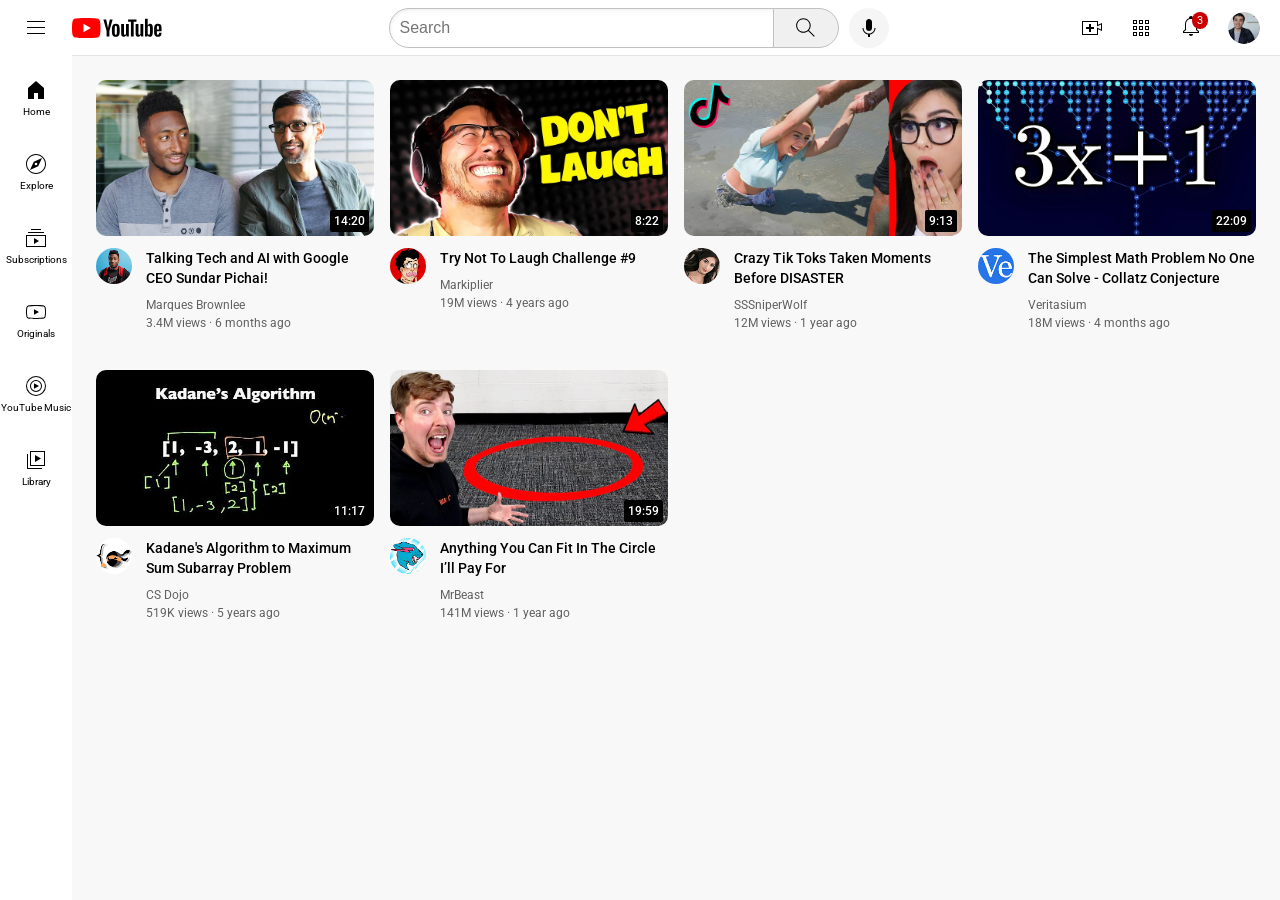
<file: index.html>
<!DOCTYPE html>
<html>
  <head>
    <title>YouTube.com Clone</title>

    <link rel="preconnect" href="https://fonts.googleapis.com">
    <link rel="preconnect" href="https://fonts.gstatic.com" crossorigin>
    <link href="https://fonts.googleapis.com/css2?family=Roboto:wght@400;500;700&display=swap" rel="stylesheet">

    <link rel="stylesheet" href="styles/general.css">
    <link rel="stylesheet" href="styles/header.css">
    <link rel="stylesheet" href="styles/video.css">
    <link rel="stylesheet" href="styles/sidebar.css">
  </head>
  <body>
    <header class="header">
      <div class="left-section">
        <img class="hamburger-menu" src="icons/hamburger-menu.svg">
        <img class="youtube-logo" src="icons/youtube-logo.svg">
      </div>
      <div class="middle-section">
        <input class="search-bar" type="text" placeholder="Search">
        <button class="search-button">
          <img class="search-icon" src="icons/search.svg">
          <div class="tooltip">Search</div>
        </button>
        <!-- Put position absolute inside position relative -->
        <button class="voice-search-button">
          <img class="voice-search-icon" src="icons/voice-search-icon.svg">
          <div class="tooltip">Search with your voice</div>
        </button>
      </div>
      <div class="right-section">
        <div class="upload-icon-container">
          <img class="upload-icon" src="icons/upload.svg">
          <div class="tooltip">Create</div>
        </div>
        <img class="youtube-apps-icon" src="icons/youtube-apps.svg">
        <div class="notifications-icon-container">
          <img class="notifications-icon" src="icons/notifications.svg">
          <div class="notifications-count">3</div>
        </div>
        <img class="current-user-picture" src="thumbnails/my-channel.jpeg">
      </div>
    </header>

    <nav class="sidebar">
      <div class="sidebar-link">
        <img src="icons/home.svg">
        <div>Home</div>
      </div>
      <div class="sidebar-link">
        <img src="icons/explore.svg">
        <div>Explore</div>
      </div>
      <div class="sidebar-link">
        <img src="icons/subscriptions.svg">
        <div>Subscriptions</div>
      </div>
      <div class="sidebar-link">
        <img src="icons/originals.svg">
        <div>Originals</div>
      </div>
      <div class="sidebar-link">
        <img src="icons/youtube-music.svg">
        <div>YouTube Music</div>
      </div>
      <div class="sidebar-link">
        <img src="icons/library.svg">
        <div>Library</div>
      </div>
    </nav>

    <main>
      <section class="video-grid">
        <div class="video-preview">
          <div class="thumbnail-row">
            <a href="https://www.youtube.com/watch?v=n2RNcPRtAiY">
            <img class="thumbnail" src="thumbnails/thumbnail-1.webp">
            </a>
            <div class="video-time">14:20</div>
          </div>
          <div class="video-info-grid">
            <div class="channel-picture">
              <img class="profile-picture" src="thumbnails/channel-1.jpeg">
            </div>
            <div class="video-info">
              <p class="video-title">
                Talking Tech and AI with Google CEO Sundar Pichai!
              </p>
              <p class="video-author">
                Marques Brownlee
              </p>
              <p class="video-stats">
                3.4M views &#183; 6 months ago
              </p>
            </div>
            
          </div>
        </div>

        <div class="video-preview">
          <div class="thumbnail-row">
            <img class="thumbnail" src="thumbnails/thumbnail-2.webp">
            <div class="video-time">8:22</div>
          </div>
          <div class="video-info-grid">
            <div class="channel-picture">
              <img class="profile-picture" src="thumbnails/channel-2.jpeg">
            </div>
            <div class="video-info">
              <p class="video-title">
                Try Not To Laugh Challenge #9
              </p>
              <p class="video-author">
                Markiplier
              </p>
              <p class="video-stats">
                19M views &#183; 4 years ago
              </p>
            </div>
          </div>
        </div>

        <div class="video-preview">
          <div class="thumbnail-row">
            <img class="thumbnail" src="thumbnails/thumbnail-3.webp">
            <div class="video-time">9:13</div>
          </div>
          <div class="video-info-grid">
            <div class="channel-picture">
              <img class="profile-picture" src="thumbnails/channel-3.jpeg">
            </div>
            <div class="video-info">
              <p class="video-title">
                Crazy Tik Toks Taken Moments Before DISASTER
              </p>
              <p class="video-author">
                SSSniperWolf
              </p>
              <p class="video-stats">
                12M views &#183; 1 year ago
              </p>
            </div>
          </div>
        </div>

        <div class="video-preview">
          <div class="thumbnail-row">
            <img class="thumbnail" src="thumbnails/thumbnail-4.webp">
            <div class="video-time">22:09</div>
          </div>
          <div class="video-info-grid">
            <div class="channel-picture">
              <img class="profile-picture" src="thumbnails/channel-4.jpeg">
            </div>
            <div class="video-info">
              <p class="video-title">
                The Simplest Math Problem No One Can Solve - Collatz Conjecture
              </p>
              <p class="video-author">
                Veritasium
              </p>
              <p class="video-stats">
                18M views &#183; 4 months ago
              </p>
            </div>
          </div>
        </div>

        <div class="video-preview">
          <div class="thumbnail-row">
            <img class="thumbnail" src="thumbnails/thumbnail-5.webp">
            <div class="video-time">11:17</div>
          </div>
          <div class="video-info-grid">
            <div class="channel-picture">
              <img class="profile-picture" src="thumbnails/channel-5.jpeg">
            </div>
            <div class="video-info">
              <p class="video-title">
                Kadane's Algorithm to Maximum Sum Subarray Problem
              </p>
              <p class="video-author">
                CS Dojo
              </p>
              <p class="video-stats">
                519K views &#183; 5 years ago
              </p>
            </div>
          </div>
        </div>

        <div class="video-preview">
          <div class="thumbnail-row">
            <img class="thumbnail" src="thumbnails/thumbnail-6.webp">
            <div class="video-time">19:59</div>
          </div>
          <div class="video-info-grid">
            <div class="channel-picture">
              <img class="profile-picture" src="thumbnails/channel-6.jpeg">
            </div>
            <div class="video-info">
              <p class="video-title">
                Anything You Can Fit In The Circle I’ll Pay For
              </p>
              <p class="video-author">
                MrBeast
              </p>
              <p class="video-stats">
                141M views &#183; 1 year ago
              </p>
            </div>
          </div>
        </div>
      </section>
    </main>
  </body>
</html>
</file>
<file: styles/general.css>
p {
  margin-top: 0;
  margin-bottom: 0;
}

body {
  /* This style below will be inherited */
  font-family: Roboto, Arial;
  margin: 0;
  padding-top: 80px;
  padding-left: 96px;
  padding-right: 24px;
  background-color: rgb(248, 248, 248);
}
</file>
<file: styles/header.css>
header {
  height: 55px;

  display: flex;
  flex-direction: row;
  justify-content: space-between;

  position: fixed;
  top: 0;
  left: 0;
  right: 0;
  z-index: 100;

  background-color: white;
  border-bottom-width: 1px;
  border-bottom-style: solid;
  border-bottom-color: rgb(228, 228, 228);
}

.left-section {
  display: flex;
  align-items: center;
}

.hamburger-menu {
  height: 24px;
  margin-left: 24px;
  margin-right: 24px;
}

.youtube-logo {
  height: 20px;
}

.middle-section {
  flex: 1;
  margin-left: 70px;
  margin-right: 35px;
  max-width: 500px;
  display: flex;
  align-items: center;
}

.search-bar {
  flex: 1;
  height: 36px;
  padding-left: 10px;
  font-size: 16px;
  border: 1px solid rgb(192, 192, 192);
  border-top-left-radius: 20px;
  border-bottom-left-radius: 20px;
  box-shadow: inset 1px 2px 3px rgba(0, 0, 0, 0.05);
  width: 0;
}

.search-bar::placeholder {
  font-size: 16px;
}

.search-button {
  height: 40px;
  width: 66px;
  background-color: rgb(240, 240, 240);
  border-width: 1px;
  border-style: solid;
  border-color: rgb(192, 192, 192);
  margin-left: -1px;
  margin-right: 10px;
  border-top-right-radius: 20px;
  border-bottom-right-radius: 20px;
}

.search-button,
.voice-search-button,
.upload-icon-container {
  display: flex;
  justify-content: center;
  align-items: center;
  position: relative;
}

.search-button .tooltip,
.voice-search-button .tooltip,
.upload-icon-container .tooltip {
  position: absolute;
  background-color: gray;
  color: white;
  padding-top: 4px;
  padding-bottom: 4px;
  padding-left: 8px;
  padding-right: 8px;
  border-radius: 2px;
  font-size: 12px;
  bottom: -30px;
  opacity: 0;
  transition: opacity 0.15s;
  pointer-events: none;
  white-space: nowrap;
}

.search-button:hover .tooltip,
.voice-search-button:hover .tooltip,
.upload-icon-container:hover .tooltip {
  opacity: 1;
}

.search-icon {
  height: 25px;
}

.voice-search-button {
  height: 40px;
  width: 40px;
  border-radius: 20px;
  border: none;
  background-color: rgb(245, 245, 245);
}

.voice-search-icon {
  height: 24px;
}

.right-section {
  width: 180px;
  margin-right: 20px;
  display: flex;
  align-items: center;
  justify-content: space-between;
  flex-shrink: 0;
}

.upload-icon {
  height: 24px;
}

.youtube-apps-icon {
  height: 24px;
}

.notifications-icon {
  height: 24px;
}

.notifications-icon-container {
  position: relative;
}

.notifications-count {
  position: absolute;
  top: -2px;
  right: -5px;
  background-color: rgb(200, 0, 0);
  color: white;
  font-size: 11px;
  padding-left: 5px;
  padding-right: 5px;
  padding-top: 2px;
  padding-bottom: 2px;
  border-radius: 10px;
}

.current-user-picture {
  height: 32px;
  border-radius: 16px;
}
</file>
<file: styles/video.css>
.thumbnail {
  width: 100%;
  border-radius: 10px;
}

.video-title {
  margin-top: 0;
  font-size: 14px;
  font-weight: 500;
  line-height: 20px;
  margin-bottom: 10px;
}

.video-info-grid {
  display: grid;
  grid-template-columns: 50px 1fr ;
}

.profile-picture {
  width: 36px;
  border-radius: 50px;
}

.thumbnail-row {
  margin-bottom: 8px;
  position: relative;
}

.video-author,
.video-stats {
  font-size: 12px;
  color: rgb(96, 96, 96);
}

.video-author {
  margin-bottom: 4px;
}

.video-grid {
  display: grid;
  grid-template-columns: 1fr 1fr 1fr;
  column-gap: 16px;
  row-gap: 40px;
}

@media (max-width: 750px) {
  .video-grid {
    grid-template-columns: 1fr 1fr;
  }
}

@media (min-width: 751px) and (max-width: 999px) {
  .video-grid {
    grid-template-columns: 1fr 1fr 1fr;
  }
}

@media (min-width: 1000px) {
  .video-grid {
    grid-template-columns: 1fr 1fr 1fr 1fr;
  }
}

.video-time {
  font-size: 12px;
  font-weight: 500;
  padding: 4px;
  border-radius: 2px;
  background-color: black;
  color: white;
  position: absolute;
  bottom: 8px;
  right: 5px;
}
</file>
<file: styles/sidebar.css>
.sidebar {
  position: fixed;
  left: 0;
  bottom: 0;
  top: 55px;
  background-color: white;
  width: 72px;
  z-index: 200;
  padding-top: 5px;
}

.sidebar-link {
  height: 74px;
  display: flex;
  justify-content: center;
  align-items: center;
  flex-direction: column;
  cursor: pointer;
}

.sidebar-link:hover {
  background-color: rgb(235, 235, 235);
}

.sidebar-link img {
  height: 24px;
  margin-bottom: 4px;
}

.sidebar-link div {
  font-size: 10px;
}
</file>
